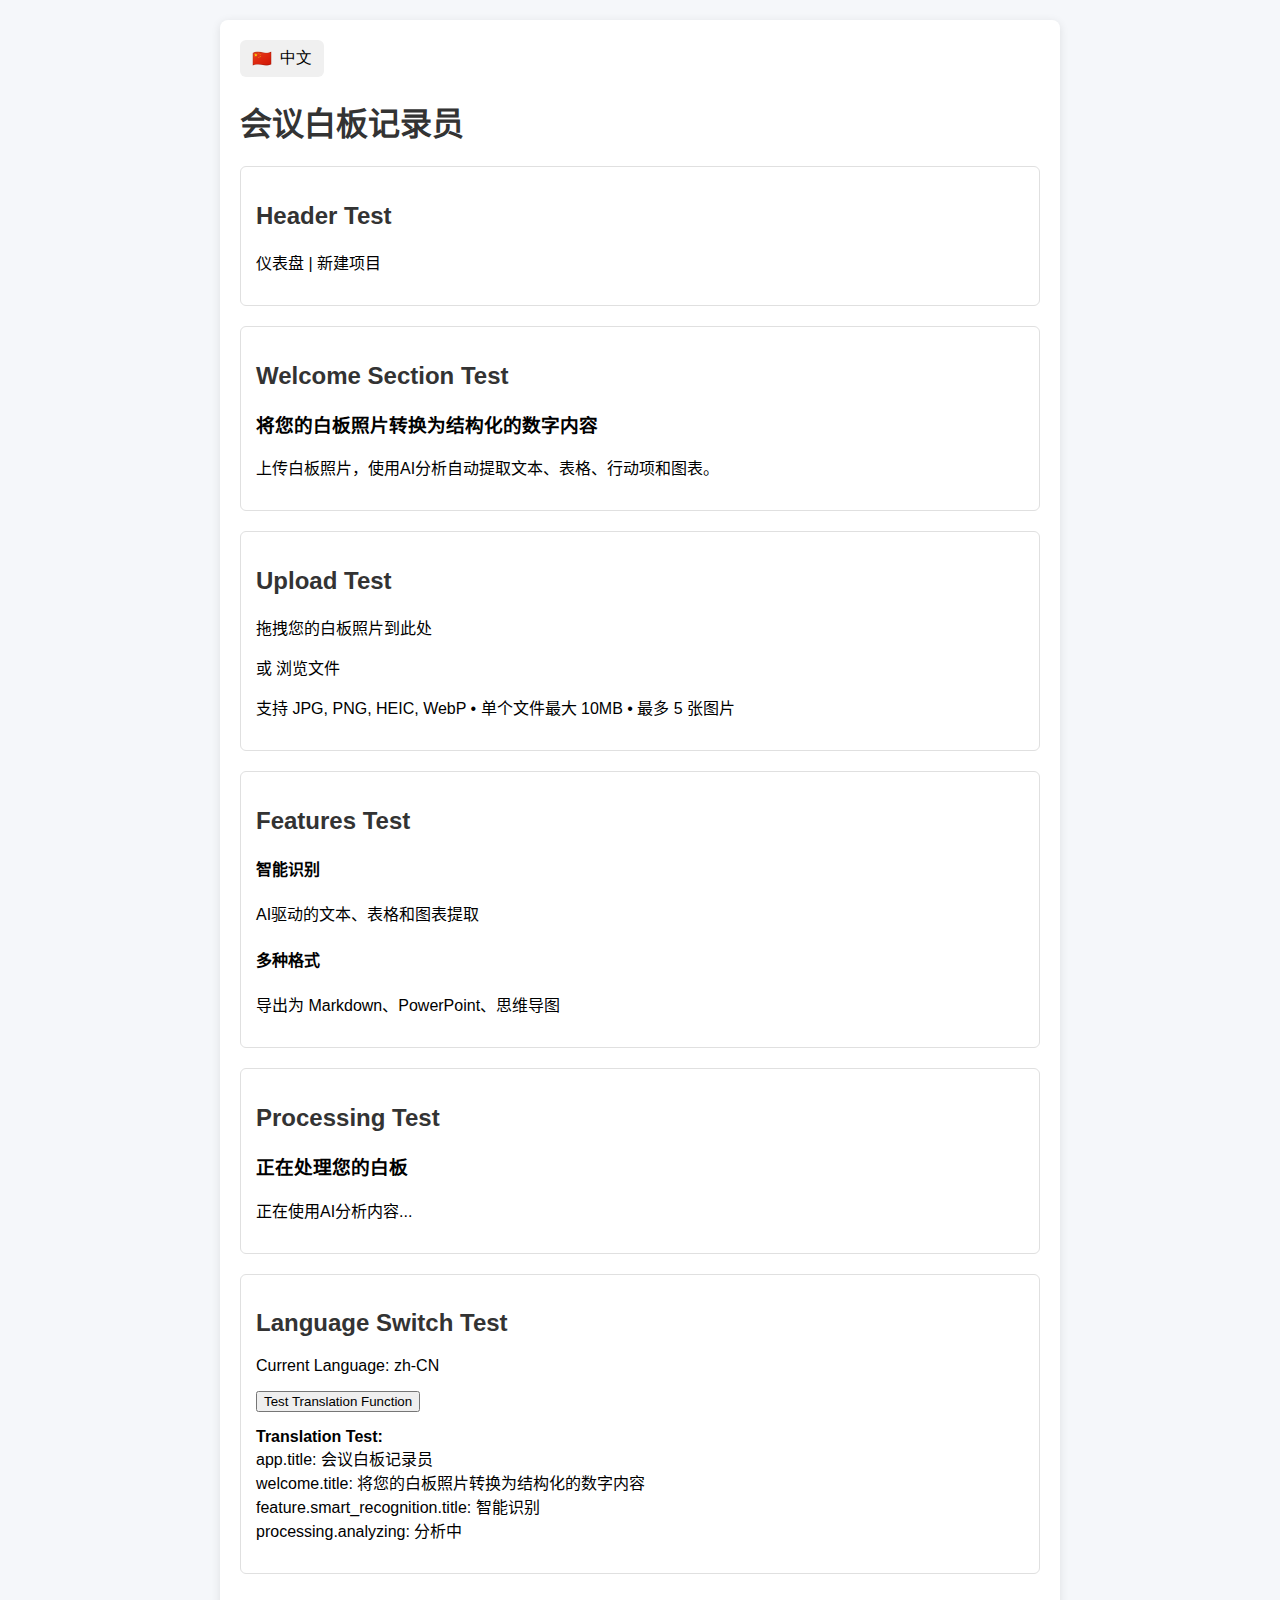
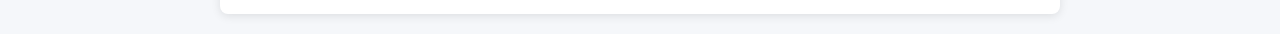
<file: test_i18n.html>
<!DOCTYPE html>
<html lang="en">
<head>
    <meta charset="UTF-8">
    <meta name="viewport" content="width=device-width, initial-scale=1.0">
    <title>i18n Test</title>
    <style>
        body {
            font-family: 'Inter', sans-serif;
            margin: 20px;
            background-color: #f5f7fa;
        }
        .test-container {
            max-width: 800px;
            margin: 0 auto;
            background: white;
            padding: 20px;
            border-radius: 8px;
            box-shadow: 0 2px 10px rgba(0,0,0,0.1);
        }
        .language-switcher {
            display: flex;
            align-items: center;
            gap: 8px;
            cursor: pointer;
            padding: 8px 12px;
            border-radius: 6px;
            transition: background-color 0.2s;
            background-color: #f0f0f0;
            margin-bottom: 20px;
            width: fit-content;
        }
        .language-switcher:hover {
            background-color: rgba(0, 0, 0, 0.05);
        }
        .language-switcher .flag {
            font-size: 16px;
        }
        .language-switcher .lang-text {
            font-size: 14px;
            font-weight: 500;
        }
        .test-section {
            margin-bottom: 20px;
            padding: 15px;
            border: 1px solid #e0e0e0;
            border-radius: 6px;
        }
        h1, h2 {
            color: #333;
        }
    </style>
</head>
<body>
    <div class="test-container">
        <div class="language-switcher" id="languageSwitcher" onclick="i18n.toggleLanguage()" title="Switch Language">
            <span class="flag">🇨🇳</span>
            <span class="lang-text">中文</span>
        </div>

        <h1 data-i18n="app.title">Meeting Whiteboard Scribe</h1>

        <div class="test-section">
            <h2>Header Test</h2>
            <p><span data-i18n="header.dashboard">Dashboard</span> | <span data-i18n="header.new_project">New Project</span></p>
        </div>

        <div class="test-section">
            <h2>Welcome Section Test</h2>
            <h3 data-i18n="welcome.title">Transform Your Whiteboard Photos into Structured Digital Content</h3>
            <p data-i18n="welcome.subtitle">Upload whiteboard photos and automatically extract text, tables, action items, and diagrams using AI-powered analysis.</p>
        </div>

        <div class="test-section">
            <h2>Upload Test</h2>
            <p><span data-i18n="upload.drag_drop">Drag & drop your whiteboard photos</span></p>
            <p><span data-i18n="upload.or">or</span> <span data-i18n="upload.browse">browse files</span></p>
            <p><span data-i18n="upload.supported_formats">Supports JPG, PNG, HEIC, WebP • Max 10MB per image • Up to 5 images</span></p>
        </div>

        <div class="test-section">
            <h2>Features Test</h2>
            <div>
                <h4 data-i18n="feature.smart_recognition.title">Smart Recognition</h4>
                <p data-i18n="feature.smart_recognition.desc">AI-powered text, table, and diagram extraction</p>
            </div>
            <div>
                <h4 data-i18n="feature.multiple_formats.title">Multiple Formats</h4>
                <p data-i18n="feature.multiple_formats.desc">Export to Markdown, PowerPoint, Mind Maps</p>
            </div>
        </div>

        <div class="test-section">
            <h2>Processing Test</h2>
            <h3 data-i18n="processing.title">Processing Your Whiteboard</h3>
            <p data-i18n="processing.subtitle">Analyzing content with AI...</p>
        </div>

        <div class="test-section">
            <h2>Language Switch Test</h2>
            <p>Current Language: <span id="currentLang">zh-CN</span></p>
            <button onclick="testTranslation()">Test Translation Function</button>
            <p id="testOutput">Test output will appear here</p>
        </div>
    </div>

    <script src="static/js/i18n.js"></script>
    <script>
        function testTranslation() {
            const output = document.getElementById('testOutput');
            const currentLang = document.getElementById('currentLang');
            
            currentLang.textContent = i18n.getCurrentLanguage();
            
            output.innerHTML = `
                <strong>Translation Test:</strong><br>
                app.title: ${i18n.t('app.title')}<br>
                welcome.title: ${i18n.t('welcome.title')}<br>
                feature.smart_recognition.title: ${i18n.t('feature.smart_recognition.title')}<br>
                processing.analyzing: ${i18n.t('processing.analyzing')}
            `;
        }

        // Initialize and test on page load
        document.addEventListener('DOMContentLoaded', function() {
            testTranslation();
        });
    </script>
</body>
</html>
</file>
